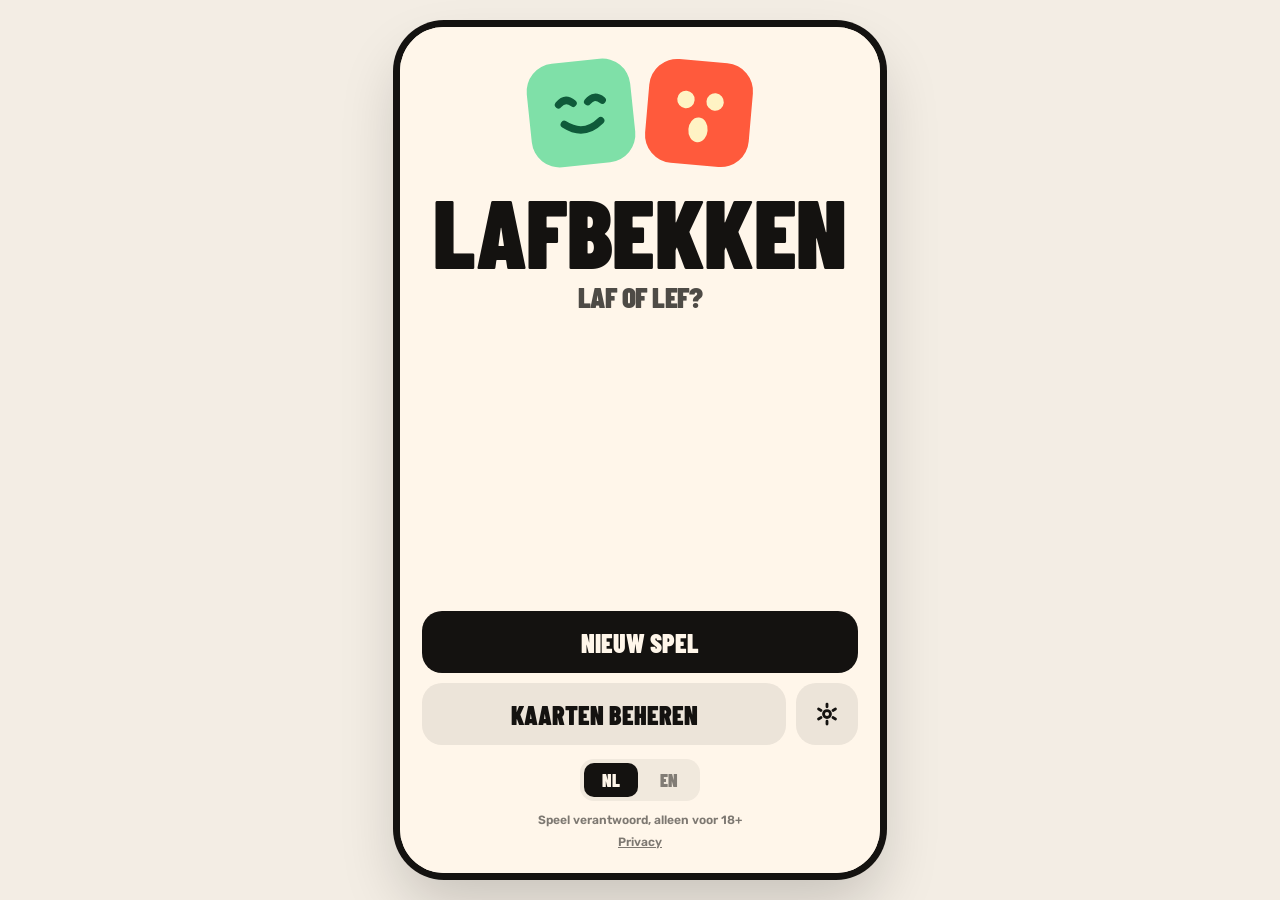
<file: index.html>
<!DOCTYPE html>
<html lang="nl">
<head>
  <meta charset="UTF-8">
  <meta name="viewport" content="width=device-width, initial-scale=1, viewport-fit=cover, interactive-widget=resizes-content">
  <title>Lafbekken</title>
  <meta name="description" content="Het partyspel voor één telefoon: kies laf of lef.">
  <meta name="theme-color" content="#fff6ea">
  <link rel="manifest" href="manifest.webmanifest">
  <link rel="icon" type="image/png" sizes="192x192" href="icons/icon-192.png">
  <link rel="apple-touch-icon" href="icons/apple-touch-icon.png">
  <meta name="apple-mobile-web-app-capable" content="yes">
  <meta name="mobile-web-app-capable" content="yes">
  <meta name="apple-mobile-web-app-status-bar-style" content="default">
  <meta name="apple-mobile-web-app-title" content="Lafbekken">
  <link rel="preload" href="fonts/barlow-condensed-latin-900-normal.woff2" as="font" type="font/woff2" crossorigin>
  <link rel="preload" href="fonts/rubik-latin-800-normal.woff2" as="font" type="font/woff2" crossorigin>
  <link rel="stylesheet" href="style.css">
</head>
<body>
  <!-- Alle schermen worden door js/app.js in #app gezet. -->
  <main id="app"></main>
  <noscript>Deze app heeft JavaScript nodig.</noscript>

  <!-- Volgorde is belangrijk: instellingen en kaarten eerst, de app als laatste. -->
  <script src="js/native.js"></script>
  <script src="js/config.js"></script>
  <script src="js/stats.js"></script>
  <script src="js/i18n.js"></script>
  <script src="js/cards.js"></script>
  <script src="js/cards-en.js"></script>
  <script src="js/faces.js"></script>
  <script src="js/store.js"></script>
  <script src="js/manage.js"></script>
  <script src="js/app.js"></script>
</body>
</html>
</file>
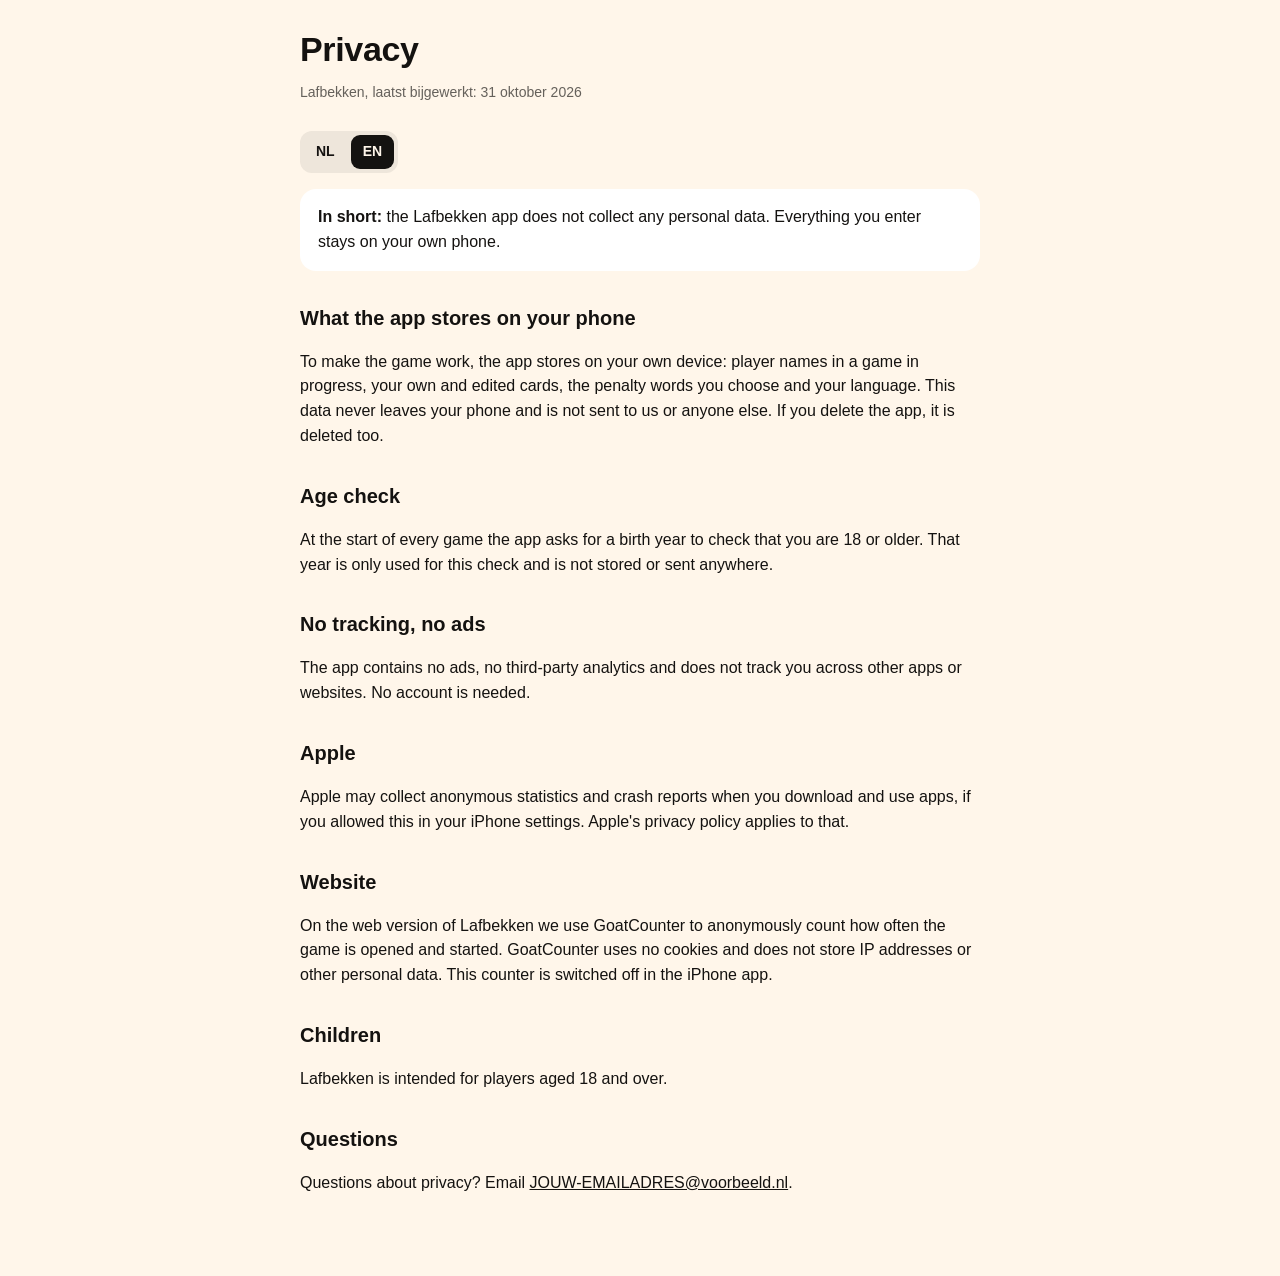
<file: privacy.html>
<!doctype html><html lang="nl"><head><meta charset="utf-8"><meta name="viewport" content="width=device-width,initial-scale=1"><title>Lafbekken: privacy</title><style>
:root{--ink:#141210;--paper:#fff6ea}
*{box-sizing:border-box}body{margin:0;background:var(--paper);color:var(--ink);font:16px/1.55 -apple-system,BlinkMacSystemFont,'Segoe UI',Roboto,sans-serif}
main{max-width:720px;margin:0 auto;padding:32px 20px 64px}
h1{font-size:34px;line-height:1.05;margin:0 0 6px;letter-spacing:-.01em}h2{font-size:20px;margin:32px 0 6px}
.lang{display:inline-flex;gap:4px;background:rgba(20,18,16,.07);border-radius:12px;padding:4px;margin:14px 0 4px}
.lang a{padding:6px 12px;border-radius:9px;color:var(--ink);text-decoration:none;font-weight:700;font-size:14px}.lang a.on{background:var(--ink);color:var(--paper)}
.muted{opacity:.65;font-size:14px}a{color:inherit}section{display:none}section:target,section.show{display:block}
.box{background:#fff;border-radius:16px;padding:16px 18px;margin:12px 0}
</style></head><body><main>
<h1>Privacy</h1><p class="muted">Lafbekken, laatst bijgewerkt: 31 oktober 2026</p>
<div class="lang"><a href="#nl">NL</a><a href="#en">EN</a></div>
<section id="nl">
<div class="box"><b>Kort gezegd:</b> de Lafbekken-app verzamelt geen persoonsgegevens. Alles wat je invult blijft op je eigen telefoon.</div>
<h2>Wat de app op je telefoon bewaart</h2>
<p>Om het spel te laten werken bewaart de app op je eigen toestel: de namen van spelers in een lopend spel, je eigen en aangepaste kaarten, de strafwoorden die je kiest en je taalkeuze. Deze gegevens verlaten je telefoon niet en worden niet naar ons of naar anderen gestuurd. Als je de app verwijdert, verdwijnen ze ook.</p>
<h2>Leeftijdscheck</h2>
<p>Bij elk nieuw spel vraagt de app een geboortejaar om te controleren of je 18 jaar of ouder bent. Dat jaartal wordt alleen gebruikt voor die controle en niet opgeslagen of verstuurd.</p>
<h2>Geen tracking, geen advertenties</h2>
<p>De app bevat geen advertenties, geen analysesoftware van derden en volgt je niet over andere apps of websites. Er is geen account nodig.</p>
<h2>Apple</h2>
<p>Apple kan bij het downloaden en gebruiken van apps zelf anonieme statistieken en crashrapporten verzamelen als je daar in je iPhone-instellingen toestemming voor hebt gegeven. Daarvoor geldt het privacybeleid van Apple.</p>
<h2>Website</h2>
<p>Op de webversie van Lafbekken gebruiken we GoatCounter om anoniem te tellen hoe vaak het spel wordt geopend en gestart. GoatCounter gebruikt geen cookies en slaat geen IP-adressen of andere persoonsgegevens op. In de iPhone-app staat deze teller uit.</p>
<h2>Kinderen</h2>
<p>Lafbekken is bedoeld voor spelers van 18 jaar en ouder.</p>
<h2>Vragen</h2>
<p>Heb je een vraag over privacy? Mail naar <a href="mailto:JOUW-EMAILADRES@voorbeeld.nl">JOUW-EMAILADRES@voorbeeld.nl</a>.</p>
</section>
<section id="en">
<div class="box"><b>In short:</b> the Lafbekken app does not collect any personal data. Everything you enter stays on your own phone.</div>
<h2>What the app stores on your phone</h2>
<p>To make the game work, the app stores on your own device: player names in a game in progress, your own and edited cards, the penalty words you choose and your language. This data never leaves your phone and is not sent to us or anyone else. If you delete the app, it is deleted too.</p>
<h2>Age check</h2>
<p>At the start of every game the app asks for a birth year to check that you are 18 or older. That year is only used for this check and is not stored or sent anywhere.</p>
<h2>No tracking, no ads</h2>
<p>The app contains no ads, no third-party analytics and does not track you across other apps or websites. No account is needed.</p>
<h2>Apple</h2>
<p>Apple may collect anonymous statistics and crash reports when you download and use apps, if you allowed this in your iPhone settings. Apple's privacy policy applies to that.</p>
<h2>Website</h2>
<p>On the web version of Lafbekken we use GoatCounter to anonymously count how often the game is opened and started. GoatCounter uses no cookies and does not store IP addresses or other personal data. This counter is switched off in the iPhone app.</p>
<h2>Children</h2>
<p>Lafbekken is intended for players aged 18 and over.</p>
<h2>Questions</h2>
<p>Questions about privacy? Email <a href="mailto:JOUW-EMAILADRES@voorbeeld.nl">JOUW-EMAILADRES@voorbeeld.nl</a>.</p>
</section>
<script>
const s=location.hash==='#en'?'en':(location.hash==='#nl'?'nl':((navigator.language||'nl').startsWith('nl')?'nl':'en'));
document.getElementById(s).classList.add('show');document.querySelectorAll('.lang a').forEach(a=>{a.classList.toggle('on',a.getAttribute('href')==='#'+s);a.onclick=()=>{document.querySelectorAll('section').forEach(x=>x.classList.remove('show'));document.getElementById(a.getAttribute('href').slice(1)).classList.add('show');document.querySelectorAll('.lang a').forEach(b=>b.classList.toggle('on',b===a));};});
</script></main></body></html>
</file>
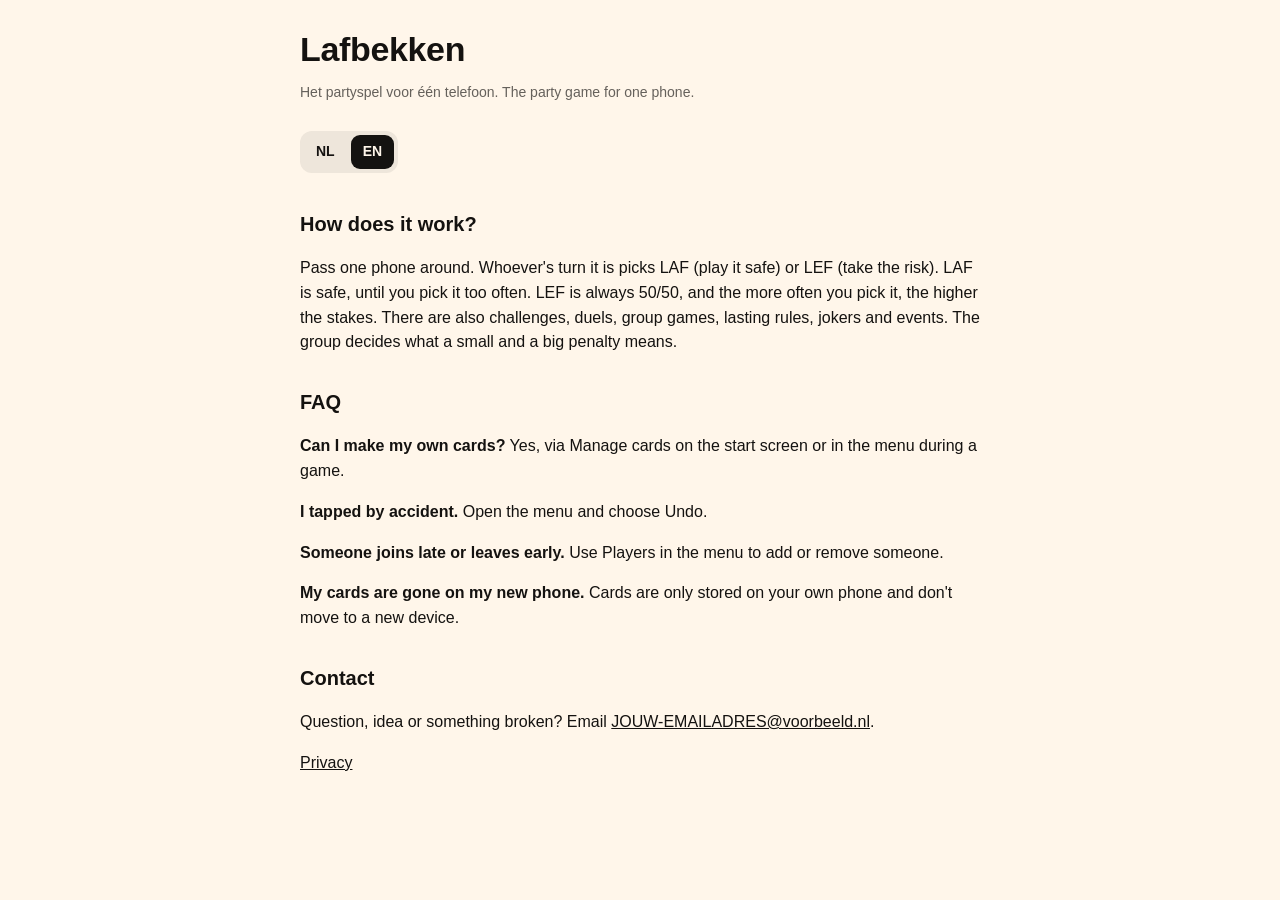
<file: support.html>
<!doctype html><html lang="nl"><head><meta charset="utf-8"><meta name="viewport" content="width=device-width,initial-scale=1"><title>Lafbekken: support</title><style>
:root{--ink:#141210;--paper:#fff6ea}
*{box-sizing:border-box}body{margin:0;background:var(--paper);color:var(--ink);font:16px/1.55 -apple-system,BlinkMacSystemFont,'Segoe UI',Roboto,sans-serif}
main{max-width:720px;margin:0 auto;padding:32px 20px 64px}
h1{font-size:34px;line-height:1.05;margin:0 0 6px;letter-spacing:-.01em}h2{font-size:20px;margin:32px 0 6px}
.lang{display:inline-flex;gap:4px;background:rgba(20,18,16,.07);border-radius:12px;padding:4px;margin:14px 0 4px}
.lang a{padding:6px 12px;border-radius:9px;color:var(--ink);text-decoration:none;font-weight:700;font-size:14px}.lang a.on{background:var(--ink);color:var(--paper)}
.muted{opacity:.65;font-size:14px}a{color:inherit}section{display:none}section:target,section.show{display:block}
.box{background:#fff;border-radius:16px;padding:16px 18px;margin:12px 0}
</style></head><body><main>
<h1>Lafbekken</h1><p class="muted">Het partyspel voor één telefoon. The party game for one phone.</p>
<div class="lang"><a href="#nl">NL</a><a href="#en">EN</a></div>
<section id="nl">
<h2>Hoe werkt het?</h2>
<p>Je geeft één telefoon rond. Wie aan de beurt is kiest LAF of LEF. LAF is veilig, tot je het te vaak kiest. LEF is altijd 50/50, en hoe vaker je het kiest, hoe hoger de inzet. Daarnaast zijn er opdrachten, duels, groepsspelletjes, regels die blijven hangen, jokers en events. De groep bepaalt zelf wat een kleine en een grote straf is.</p>
<h2>Veelgestelde vragen</h2>
<p><b>Kan ik eigen kaarten maken?</b> Ja, via Kaarten beheren op het startscherm of in het menu tijdens het spel.</p>
<p><b>Ik heb per ongeluk getikt.</b> Open het menu en kies Terugdraaien.</p>
<p><b>Iemand doet later mee of gaat eerder weg.</b> Via Spelers in het menu voeg je iemand toe of haal je iemand weg.</p>
<p><b>Mijn kaarten zijn weg na een nieuwe telefoon.</b> Kaarten worden alleen op je eigen telefoon bewaard en gaan niet mee naar een nieuw toestel.</p>
<h2>Contact</h2>
<p>Vraag, idee of iets kapot? Mail naar <a href="mailto:JOUW-EMAILADRES@voorbeeld.nl">JOUW-EMAILADRES@voorbeeld.nl</a>.</p>
<p><a href="privacy.html#nl">Privacy</a></p>
</section>
<section id="en">
<h2>How does it work?</h2>
<p>Pass one phone around. Whoever's turn it is picks LAF (play it safe) or LEF (take the risk). LAF is safe, until you pick it too often. LEF is always 50/50, and the more often you pick it, the higher the stakes. There are also challenges, duels, group games, lasting rules, jokers and events. The group decides what a small and a big penalty means.</p>
<h2>FAQ</h2>
<p><b>Can I make my own cards?</b> Yes, via Manage cards on the start screen or in the menu during a game.</p>
<p><b>I tapped by accident.</b> Open the menu and choose Undo.</p>
<p><b>Someone joins late or leaves early.</b> Use Players in the menu to add or remove someone.</p>
<p><b>My cards are gone on my new phone.</b> Cards are only stored on your own phone and don't move to a new device.</p>
<h2>Contact</h2>
<p>Question, idea or something broken? Email <a href="mailto:JOUW-EMAILADRES@voorbeeld.nl">JOUW-EMAILADRES@voorbeeld.nl</a>.</p>
<p><a href="privacy.html#en">Privacy</a></p>
</section>
<script>
const s=location.hash==='#en'?'en':(location.hash==='#nl'?'nl':((navigator.language||'nl').startsWith('nl')?'nl':'en'));
document.getElementById(s).classList.add('show');document.querySelectorAll('.lang a').forEach(a=>{a.classList.toggle('on',a.getAttribute('href')==='#'+s);a.onclick=()=>{document.querySelectorAll('section').forEach(x=>x.classList.remove('show'));document.getElementById(a.getAttribute('href').slice(1)).classList.add('show');document.querySelectorAll('.lang a').forEach(b=>b.classList.toggle('on',b===a));};});
</script></main></body></html>
</file>
<file: style.css>
/* =========================================================================
   LAFBEKKEN style.css
   Basiskleuren, fonts en animatiecurves staan als variabelen in :root.
   De kleuren per level staan in js/config.js (LEVEL_COLORS).
   ========================================================================= */

@font-face { font-family: "Barlow Condensed"; font-weight: 900; font-display: swap; src: url("fonts/barlow-condensed-latin-900-normal.woff2") format("woff2"); }
@font-face { font-family: "Rubik"; font-weight: 400; font-display: swap; src: url("fonts/rubik-latin-400-normal.woff2") format("woff2"); }
@font-face { font-family: "Rubik"; font-weight: 600; font-display: swap; src: url("fonts/rubik-latin-600-normal.woff2") format("woff2"); }
@font-face { font-family: "Rubik"; font-weight: 700; font-display: swap; src: url("fonts/rubik-latin-700-normal.woff2") format("woff2"); }
@font-face { font-family: "Rubik"; font-weight: 800; font-display: swap; src: url("fonts/rubik-latin-800-normal.woff2") format("woff2"); }
@font-face { font-family: "Rubik"; font-weight: 900; font-display: swap; src: url("fonts/rubik-latin-900-normal.woff2") format("woff2"); }

:root {
  --ink: #141210;
  --paper: #fff6ea;
  --page: #f3ede4;
  --safe: #7fb7ff;  --safe-ink: #14306b;
  --risk: #ff5a3c;  --risk-ink: #3b0d06;
  --danger: #e8492f;
  --spring: cubic-bezier(.34, 1.56, .64, 1);
  --soft: cubic-bezier(.22, 1, .36, 1);
  --r-sm: 12px; --r-md: 16px; --r-lg: 22px;
  --display: "Barlow Condensed", "Arial Narrow", Impact, sans-serif;
  --body: "Rubik", system-ui, -apple-system, "Segoe UI", sans-serif;
  --safe-top: env(safe-area-inset-top, 0px);
  --safe-bottom: env(safe-area-inset-bottom, 0px);
}

* { margin: 0; padding: 0; box-sizing: border-box; -webkit-tap-highlight-color: transparent; }
html, body { height: 100%; }
body { background: var(--page); color: var(--ink); font-family: var(--body); overflow: hidden; overscroll-behavior: none; -webkit-font-smoothing: antialiased; }
button, input, textarea { font: inherit; color: inherit; }
button { cursor: pointer; border: 0; background: none; }
:focus-visible { outline: 3px solid var(--ink); outline-offset: 2px; }
.disp { font-family: var(--display); font-weight: 900; text-transform: uppercase; letter-spacing: -.005em; }
.sr { position: absolute; width: 1px; height: 1px; overflow: hidden; clip: rect(0 0 0 0); }

/* De app is een telefoonscherm; op een groot scherm gecentreerd. */
#app { position: relative; width: 100%; max-width: 480px; height: 100vh; height: 100dvh; margin: 0 auto; overflow: hidden; background: var(--paper); }
@media (min-width: 560px) and (min-height: 700px) {
  body { display: grid; place-items: center; }
  #app { height: min(900px, 94dvh); border-radius: 44px; box-shadow: 0 0 0 7px var(--ink), 0 30px 60px rgba(0,0,0,.18); }
}
.screen { position: absolute; inset: 0; display: flex; flex-direction: column; }
.pad { padding: calc(22px + var(--safe-top)) 22px calc(20px + var(--safe-bottom)); }
.grow { flex: 1 1 auto; min-height: 0; }
.eyes, .mouth, .blink { transform-box: fill-box; transform-origin: center; }

/* ---------- binnenkomst-animaties ---------- */
.in { animation: in .6s var(--spring) both; }
.in-1 { animation-delay: .07s; } .in-2 { animation-delay: .14s; } .in-3 { animation-delay: .21s; } .in-4 { animation-delay: .28s; }
@keyframes in { from { opacity: 0; transform: translateY(22px) scale(.96); } to { opacity: 1; transform: none; } }
.pop { animation: pop .75s var(--spring) both; }
@keyframes pop { from { transform: scale(.2) rotate(-14deg); opacity: 0; } to { transform: none; opacity: 1; } }

/* ---------- knoppen ---------- */
.btn { display: flex; align-items: center; justify-content: center; width: 100%; min-height: 62px; border-radius: 20px; font-family: var(--display); font-weight: 900; font-size: 26px; text-transform: uppercase; transition: transform .35s var(--spring), background .2s; }
.btn:active { transform: scale(.96); }
.btn-ink { background: var(--ink); color: var(--paper); }
.btn-soft { background: rgba(20,18,16,.08); color: var(--ink); }
.btn-small { min-height: 50px; font-size: 20px; border-radius: 16px; }
.btn[disabled] { opacity: .35; pointer-events: none; }
.icon-btn { width: 44px; height: 44px; border-radius: 14px; background: rgba(20,18,16,.09); display: grid; place-items: center; flex: none; transition: transform .3s var(--spring); }
.icon-btn:active { transform: scale(.9); }
.icon-btn svg { width: 20px; height: 20px; }
.textlink { font-weight: 700; font-size: 14px; text-decoration: underline; text-underline-offset: 3px; padding: 10px; align-self: center; }

/* ---------- startscherm ---------- */
.start { background: var(--paper); }
.start .tiles { display: flex; justify-content: center; gap: 14px; margin-top: 12px; }
.start .tile { width: 104px; height: 104px; border-radius: 28px; display: grid; place-items: center; }
.start .tile svg { width: 74%; }
.start .tile:first-child { transform: rotate(-6deg); } .start .tile:last-child { transform: rotate(5deg); }
.start .title { text-align: center; font-size: clamp(64px, 21vw, 96px); line-height: .84; margin-top: 26px; }
.start .title small { display: block; font-size: .42em; line-height: 1.2; }
.start .actions { display: grid; gap: 10px; }
.start .foot { text-align: center; font-size: 12px; font-weight: 600; opacity: .55; margin-top: 12px; }

/* ---------- setup ---------- */
.head { display: flex; align-items: center; gap: 12px; }
.head .lbl { font-weight: 800; font-size: 13px; opacity: .6; }
.h-big { font-size: clamp(54px, 17vw, 76px); line-height: .86; margin-top: 22px; }
.stepper { display: flex; align-items: center; justify-content: center; gap: 22px; margin-top: 46px; }
.stepper .sq { width: 72px; height: 72px; border-radius: 22px; background: rgba(20,18,16,.08); font-size: 36px; font-weight: 600; transition: transform .3s var(--spring); }
.stepper .sq:active { transform: scale(.9); }
.stepper .num { font-size: 120px; line-height: .9; min-width: 120px; text-align: center; }
.stepper .num.bump { animation: bump .4s var(--spring); }
@keyframes bump { 0% { transform: scale(.8); } 100% { transform: none; } }
.hint { text-align: center; font-weight: 700; font-size: 14px; opacity: .55; margin-top: 8px; }
.names { display: grid; gap: 8px; margin-top: 20px; overflow-y: auto; padding: 2px 2px 10px; align-content: start; }
.name-row { display: grid; grid-template-columns: 46px 1fr; gap: 8px; align-items: center; }
.name-row .sw { height: 46px; border-radius: 14px; display: grid; place-items: center; font-family: var(--display); font-weight: 900; font-size: 22px; }
.inp { width: 100%; height: 52px; border-radius: 14px; border: 0; background: #fff; padding: 0 14px; font-weight: 600; font-size: 16px; outline: none; }
.inp:focus { box-shadow: inset 0 0 0 3px var(--ink); }

/* ---------- doorgeefscherm ---------- */
.pass { background: var(--paper); cursor: pointer; }
.pass .bar { display: flex; justify-content: space-between; align-items: center; }
.pass .bar span { font-weight: 800; font-size: 14px; }
.pass .mid { flex: 1; display: flex; flex-direction: column; align-items: center; justify-content: center; gap: 26px; }
.pass .tile { width: 140px; height: 140px; border-radius: 34px; display: grid; place-items: center; }
.pass .tile svg { width: 74%; }
.pass .who { font-size: clamp(56px, 18vw, 80px); line-height: .86; text-align: center; overflow-wrap: anywhere; }
.pass .status { font-weight: 700; font-size: 14px; text-align: center; opacity: .7; margin-top: -12px; }
.pass .forced { font-weight: 800; font-size: 13px; padding: 8px 12px; border-radius: 10px; background: rgba(20,18,16,.08); }
.pass .tap { font-weight: 800; font-size: 15px; text-align: center; }

/* ---------- stickerbalk ---------- */
.stickers { background: var(--paper); padding: calc(12px + var(--safe-top)) 0 8px; position: relative; z-index: 2; }
.st-head { display: flex; justify-content: space-between; align-items: center; padding: 0 16px 0 20px; }
.st-head .who { font-weight: 800; font-size: 14px; }
.st-head .count { font-weight: 800; font-size: 12px; opacity: .55; }
.st-scroll { display: flex; gap: 10px; overflow-x: auto; padding: 10px 20px; scroll-snap-type: x mandatory; scrollbar-width: none; cursor: grab; overscroll-behavior-x: contain; }
.st-scroll::-webkit-scrollbar { display: none; }
.st-scroll.drag { cursor: grabbing; scroll-snap-type: none; }
.st { flex: none; width: 140px; min-height: 92px; border-radius: 18px; padding: 10px 12px; display: flex; flex-direction: column; gap: 2px; position: relative; scroll-snap-align: start; scroll-margin-left: 20px; user-select: none; -webkit-user-select: none; transform: rotate(var(--r)); animation: stick .6s var(--spring) both; }
.st:nth-child(odd) { --r: -3deg; } .st:nth-child(even) { --r: 2.5deg; }
.st:nth-child(2) { animation-delay: .06s; } .st:nth-child(3) { animation-delay: .12s; } .st:nth-child(4) { animation-delay: .18s; } .st:nth-child(5) { animation-delay: .24s; }
@keyframes stick { from { opacity: 0; transform: translateY(-14px) scale(.7) rotate(calc(var(--r) * -3)); } to { opacity: 1; transform: rotate(var(--r)); } }
.st .nm { font-size: 21px; line-height: 1; padding-right: 14px; overflow-wrap: anywhere; }
.st .tx { font-weight: 700; font-size: 12px; line-height: 1.25; overflow-wrap: anywhere; }
.st .du { font-weight: 800; font-size: 10px; margin-top: auto; padding-top: 4px; opacity: .7; letter-spacing: .03em; }
.st .star { position: absolute; right: 10px; top: 8px; width: 14px; height: 14px; }
.st .use { margin-top: 6px; align-self: flex-start; font-weight: 800; font-size: 11px; background: rgba(20,18,16,.18); border-radius: 8px; padding: 6px 9px; transition: transform .3s var(--spring); }
.st .use:active { transform: scale(.9); }
.st.out { animation: unstick .45s var(--soft) forwards; }
@keyframes unstick { to { opacity: 0; transform: translateY(-30px) rotate(-12deg) scale(.8); } }
.st.empty { background: rgba(20,18,16,.06); flex: 1; width: auto; min-height: 58px; justify-content: center; align-items: center; font-weight: 700; font-size: 13px; opacity: .65; animation: none; transform: none; }

/* ---------- keuzescherm ---------- */
.half { flex: 1; display: flex; flex-direction: column; justify-content: center; align-items: center; position: relative; transition: filter .3s; width: 100%; }
.half .big { font-size: clamp(96px, 30vw, 128px); line-height: .86; transition: transform .35s var(--spring); }
.half:active .big { transform: scale(.93); }
.half .sub { font-weight: 700; font-size: 15px; }
.half .next { font-weight: 800; font-size: 12px; opacity: .7; margin-top: 4px; }
.half.safe { background: var(--safe); color: var(--safe-ink); }
.half.risk { background: var(--risk); color: var(--risk-ink); padding-bottom: var(--safe-bottom); }
.half.locked { filter: saturate(.12) brightness(.78); cursor: not-allowed; }
.half .lock { position: absolute; bottom: 16px; font-weight: 800; font-size: 12px; letter-spacing: .04em; text-align: center; padding: 0 12px; }
.half.risk .lock { bottom: calc(16px + var(--safe-bottom)); }

/* ---------- onthullen ---------- */
.reveal { background: var(--paper); align-items: center; justify-content: center; gap: 22px; cursor: pointer; }
.reveal .closed { width: 200px; height: 200px; border-radius: 46px; background: var(--ink); display: grid; place-items: center; animation: wobble 2.6s ease-in-out infinite; }
.reveal .closed svg { width: 70%; }
.reveal .hint2 { font-weight: 800; font-size: 16px; }
.reveal .meta2 { font-weight: 800; font-size: 13px; letter-spacing: .04em; opacity: .6; }
@keyframes wobble { 0%, 100% { transform: rotate(0) scale(1); } 45% { transform: rotate(-2deg) scale(1.02); } 55% { transform: rotate(2deg) scale(1.02); } }

/* ---------- resultaat ---------- */
.res { padding: calc(18px + var(--safe-top)) 24px calc(18px + var(--safe-bottom)); }
.res .meta { font-weight: 800; font-size: 12px; letter-spacing: .04em; display: flex; justify-content: space-between; gap: 10px; opacity: .85; }
.res .face { flex: 1; display: grid; place-items: center; min-height: 60px; }
.res .face svg { width: min(74%, 300px); max-height: 100%; }
.res.compact .face svg { width: min(46%, 200px); }
.res .bignum { font-size: clamp(96px, 30vw, 128px); line-height: .8; }
.res .bignum.long { font-size: clamp(64px, 20vw, 88px); }
.res .bigunit { font-size: 30px; line-height: .95; margin-bottom: 12px; overflow-wrap: anywhere; }
.res .dealhint { font-weight: 700; font-size: 13px; margin: -6px 0 12px; opacity: .8; }
.res .text { font-weight: 800; font-size: 20px; line-height: 1.25; overflow-wrap: anywhere; }
.res .refuse { font-weight: 800; font-size: 14px; margin-top: 10px; opacity: .85; }
.res .extra:not(:empty) { margin-top: 14px; display: grid; gap: 8px; }
.band { display: grid; grid-template-columns: auto 1fr; gap: 2px 12px; align-items: center; padding: 12px 14px; border-radius: 16px; background: rgba(20,18,16,.13); font-size: 14px; }
.band .k { font-size: 22px; line-height: 1; grid-row: span 2; }
.band b { font-weight: 800; }
.band small { font-size: 12px; font-weight: 700; opacity: .8; }
.res.event .evtitle { font-size: clamp(70px, 24vw, 104px); line-height: .82; text-align: center; margin-top: 8px; overflow-wrap: anywhere; }
.res.event .evtitle.long { font-size: clamp(56px, 18vw, 76px); }
.res.event .evtitle span { display: inline-block; animation: jitter .5s steps(2) infinite; }
.res.event .evtitle span:nth-child(2n) { animation-delay: .1s; }
@keyframes jitter { 0% { transform: translate(0,0) rotate(0); } 50% { transform: translate(1px,-2px) rotate(-1.5deg); } 100% { transform: translate(-1px,1px) rotate(1deg); } }
.res.event .face svg { width: min(44%, 180px); }
.res.event .text { text-align: center; }
.picker { display: grid; grid-template-columns: 1fr 1fr; gap: 8px; }
.picker .ph { grid-column: 1 / -1; font-weight: 800; font-size: 12px; letter-spacing: .04em; }
.picker button { font-family: var(--display); font-weight: 900; font-size: 24px; text-transform: uppercase; border-radius: 14px; padding: 10px 8px; background: rgba(20,18,16,.13); transition: transform .35s var(--spring), background .2s, color .2s; overflow-wrap: anywhere; }
.picker button:active { transform: scale(.95); }
.picker button.chosen { background: currentColor; }
.picker button.chosen span { color: var(--bg); }

/* vasthoudknop */
.hold { margin-top: 16px; height: 68px; border-radius: 22px; background: rgba(20,18,16,.15); position: relative; overflow: hidden; user-select: none; -webkit-user-select: none; touch-action: none; flex: none; cursor: pointer; }
.hold .fill { position: absolute; inset: 0; background: currentColor; transform-origin: left; transform: scaleX(0); border-radius: 22px; }
.hold .lbl { position: absolute; inset: 0; display: flex; align-items: center; justify-content: center; font-size: 22px; white-space: nowrap; transition: color .2s; padding: 0 10px; }
.hold.holding .lbl, .hold.done .lbl { color: var(--bg); }
.hold.wait { opacity: .35; pointer-events: none; }

/* dubbel of niks */
.sheet2 { position: absolute; left: 0; right: 0; bottom: 0; height: 54%; display: flex; flex-direction: column; border-radius: 28px 28px 0 0; overflow: hidden; animation: sheetup .6s var(--spring) both; z-index: 5; }
@keyframes sheetup { from { transform: translateY(100%); } to { transform: none; } }
.sheet2.away { animation: sheetdown .4s var(--soft) forwards; }
@keyframes sheetdown { to { transform: translateY(105%); } }
.sheet2 .sh { background: var(--ink); color: #ffd84a; text-align: center; padding: 16px 10px 12px; }
.sheet2 .sh .disp { font-size: 46px; line-height: .9; }
.sheet2 .sh small { display: block; font-weight: 700; font-size: 12px; color: #fff; opacity: .8; margin-top: 4px; }
.sheet2 .opts { flex: 1; display: grid; grid-template-columns: 1fr 1fr; }
.sheet2 .opt { display: flex; flex-direction: column; align-items: center; justify-content: center; gap: 6px; text-align: center; padding: 10px 10px calc(10px + var(--safe-bottom)); }
.sheet2 .opt .disp { font-size: 48px; line-height: .86; transition: transform .35s var(--spring); }
.sheet2 .opt:active .disp { transform: scale(.92); }
.sheet2 .opt small { font-weight: 700; font-size: 13px; }
.sheet2 .cash { background: #7fe0a8; color: #0f5a3a; }
.sheet2 .dbl { background: #ff5a3c; color: #fff3c4; }
.flash { position: absolute; inset: 0; display: grid; place-items: center; z-index: 6; background: var(--ink); color: #ffd84a; }
.flash .disp { font-size: 96px; animation: blinkx .18s steps(2) infinite; }
@keyframes blinkx { 50% { opacity: .25; } }

/* ---------- overlays: menu, modal, sheets ---------- */
.overlay { position: absolute; inset: 0; z-index: 40; }
.overlay .dim { position: absolute; inset: 0; background: rgba(20,18,16,.4); animation: fade .3s both; }
@keyframes fade { from { opacity: 0; } }
.overlay.closing .dim { animation: fade .3s reverse forwards; }
.panel { position: absolute; left: 0; right: 0; bottom: 0; max-height: calc(100% - 30px - var(--safe-top)); background: var(--paper); border-radius: 30px 30px 0 0; display: flex; flex-direction: column; animation: panelup .55s var(--spring) both; padding-bottom: var(--safe-bottom); }
.panel.full { top: calc(30px + var(--safe-top)); }
@keyframes panelup { from { transform: translateY(100%); } }
.overlay.closing .panel { animation: paneldown .35s var(--soft) forwards; }
@keyframes paneldown { to { transform: translateY(100%); } }
.panel .ph2 { display: flex; justify-content: space-between; align-items: center; padding: 18px 18px 10px; }
.panel .ph2 .disp { font-size: 32px; line-height: .9; }
.panel .pb { padding: 0 18px 18px; overflow-y: auto; scrollbar-width: none; }
.panel .pb::-webkit-scrollbar { display: none; }
.menu-list { display: grid; gap: 8px; }
.menu-item { display: grid; grid-template-columns: 48px 1fr; gap: 12px; align-items: center; text-align: left; padding: 10px; border-radius: 18px; background: rgba(20,18,16,.06); transition: transform .3s var(--spring); }
.menu-item:active { transform: scale(.97); }
.menu-item .ic { width: 48px; height: 48px; border-radius: 14px; display: grid; place-items: center; }
.menu-item .ic svg { width: 24px; height: 24px; }
.menu-item b { display: block; font-family: var(--display); font-weight: 900; font-size: 24px; text-transform: uppercase; line-height: 1; }
.menu-item small { font-weight: 600; font-size: 13px; opacity: .65; }
.menu-item[disabled] { opacity: .4; pointer-events: none; }
.plist { display: grid; gap: 8px; }
.prow { display: grid; grid-template-columns: 46px 1fr 44px; gap: 10px; align-items: center; }
.prow .sw { height: 46px; border-radius: 14px; display: grid; place-items: center; font-family: var(--display); font-weight: 900; font-size: 22px; }
.prow .nm { font-weight: 800; font-size: 17px; overflow-wrap: anywhere; }
.prow .nm small { display: block; font-weight: 600; font-size: 12px; opacity: .6; }
.addrow { display: grid; grid-template-columns: 1fr auto; gap: 8px; margin-top: 14px; }
.addrow .btn { width: auto; padding: 0 18px; min-height: 52px; font-size: 20px; border-radius: 14px; }
.modal { position: absolute; left: 18px; right: 18px; top: 50%; transform: translateY(-50%); background: var(--paper); border-radius: 26px; padding: 22px; animation: modalin .5s var(--spring) both; }
@keyframes modalin { from { opacity: 0; transform: translateY(-40%) scale(.9); } }
.modal .disp { font-size: 34px; line-height: .9; }
.modal p { font-size: 15px; line-height: 1.4; margin: 10px 0 18px; }
.modal .row2 { display: grid; grid-template-columns: 1fr 1fr; gap: 8px; }
.btn-danger { background: var(--danger); color: #fff; }
.toast { position: absolute; left: 14px; right: 14px; top: calc(12px + var(--safe-top)); z-index: 60; background: var(--ink); color: #fff; padding: 12px 14px; border-radius: 14px; font-weight: 700; font-size: 14px; animation: toast 2.8s var(--soft) forwards; pointer-events: none; }
@keyframes toast { 0% { transform: translateY(-140%); } 10%, 85% { transform: none; } 100% { transform: translateY(-160%); } }

/* ---------- kaartenbeheer ---------- */
.manage { background: var(--paper); z-index: 30; }
.m-home { padding: calc(16px + var(--safe-top)) 16px calc(16px + var(--safe-bottom)); overflow-y: auto; flex: 1; scrollbar-width: none; }
.m-home::-webkit-scrollbar { display: none; }
.m-home .ttl { font-size: 46px; line-height: .9; margin-top: 14px; }
.m-home .sub { font-size: 13px; font-weight: 700; opacity: .6; margin-top: 2px; }
.m-cols { display: grid; grid-template-columns: 1fr 1fr; gap: 8px; margin-top: 14px; }
.m-colh { font-size: 26px; text-align: center; }
.m-tile { border-radius: 22px; height: 124px; padding: 12px; display: flex; flex-direction: column; justify-content: space-between; text-align: left; transition: transform .4s var(--spring); }
.m-tile:active { transform: scale(.95); }
.m-tile .tf { width: 48px; height: 48px; } .m-tile .tf svg { width: 100%; }
.m-tile .disp { font-size: 26px; line-height: .9; }
.m-tile small { font-weight: 700; font-size: 12px; display: block; }
.m-det { flex: 1; display: flex; flex-direction: column; min-height: 0; }
.m-dethead { padding: calc(16px + var(--safe-top)) 16px 10px; position: relative; z-index: 2; transition: box-shadow .3s; }
.m-dethead.lifted { box-shadow: 0 10px 18px -12px rgba(20,18,16,.45); }
.m-dethead .h { display: flex; align-items: center; gap: 8px; }
.m-dethead .h .disp { font-size: 36px; line-height: .9; flex: 1; white-space: nowrap; }
.m-dethead .icon-btn { background: rgba(20,18,16,.14); }
.seg { display: grid; grid-template-columns: 1fr 1fr; gap: 6px; margin-top: 12px; }
.seg button { border-radius: 12px; padding: 11px; font-weight: 800; font-size: 14px; background: rgba(20,18,16,.12); transition: background .25s; }
.seg button.on { background: var(--onbg); color: var(--on); }
.m-list { flex: 1; overflow-y: auto; padding: 4px 16px calc(16px + var(--safe-bottom)); scrollbar-width: none; }
.m-list::-webkit-scrollbar { display: none; }
.crow { display: grid; grid-template-columns: 32px 1fr auto; gap: 10px; align-items: center; padding: 11px 12px; border-radius: 15px; text-align: left; width: 100%; margin-bottom: 6px; background: rgba(255,255,255,.32); transition: transform .35s var(--spring); }
.crow:active { transform: scale(.97); }
.crow .mf { width: 32px; height: 32px; border-radius: 10px; display: grid; place-items: center; } .crow .mf svg { width: 82%; }
.crow .tx { font-weight: 700; font-size: 13px; line-height: 1.3; display: -webkit-box; -webkit-line-clamp: 2; -webkit-box-orient: vertical; overflow: hidden; overflow-wrap: anywhere; }
.crow .rt { text-align: right; }
.crow .rt .n { font-size: 22px; line-height: .9; display: block; }
.crow .rt small { font-weight: 800; font-size: 9.5px; letter-spacing: .04em; opacity: .75; display: block; }
.crow.off { opacity: .4; }
.own { font-weight: 800; font-size: 9px; letter-spacing: .05em; background: rgba(20,18,16,.85); color: #fff; border-radius: 5px; padding: 1px 5px; margin-left: 4px; vertical-align: 2px; }
.tok { display: inline-block; font-family: var(--display); font-weight: 900; font-size: .92em; text-transform: uppercase; background: rgba(20,18,16,.15); border-radius: 5px; padding: 0 4px; line-height: 1.3; }
.m-empty { text-align: center; font-weight: 700; font-size: 14px; opacity: .7; padding: 30px 10px; }
.m-add { margin: 8px 0 4px; width: 100%; border-radius: 16px; padding: 15px; font-family: var(--display); font-weight: 900; font-size: 22px; text-transform: uppercase; }

/* editor */
.ed-prev { border-radius: 20px; padding: 12px 14px 14px; display: grid; grid-template-columns: 52px 1fr; gap: 4px 12px; align-items: center; transition: background .4s, color .4s; }
.ed-prev .pf { width: 52px; height: 52px; grid-row: span 2; } .ed-prev .pf svg { width: 100%; }
.ed-prev .pm { font-weight: 800; font-size: 10px; letter-spacing: .05em; opacity: .85; }
.ed-prev .pn { font-size: 30px; line-height: .85; overflow-wrap: anywhere; }
.ed-prev .px { grid-column: 1 / -1; font-weight: 800; font-size: 14px; line-height: 1.28; margin-top: 6px; overflow-wrap: anywhere; }
.ed-prev .pr { grid-column: 1 / -1; font-weight: 800; font-size: 11px; opacity: .85; margin-top: 2px; }
.fl { font-weight: 800; font-size: 11px; letter-spacing: .05em; margin: 16px 0 6px; opacity: .7; }
.opts { display: grid; gap: 6px; }
.opts.c2 { grid-template-columns: 1fr 1fr; } .opts.c3 { grid-template-columns: 1fr 1fr 1fr; } .opts.c4 { grid-template-columns: repeat(4, 1fr); }
.opts button { border-radius: 12px; padding: 11px 6px; font-weight: 800; font-size: 12px; background: rgba(20,18,16,.07); transition: transform .35s var(--spring), background .2s, color .2s; }
.opts button.big { font-family: var(--display); font-weight: 900; font-size: 24px; padding: 8px 6px; }
.opts button.on { background: var(--bg, var(--ink)); color: var(--fg, #fff); transform: scale(1.04); }
.ta { width: 100%; min-height: 90px; border: 0; border-radius: 14px; background: #fff; padding: 12px; font-weight: 600; font-size: 15px; line-height: 1.4; resize: none; outline: none; }
.ta:focus { box-shadow: inset 0 0 0 3px var(--ink); }
.toks { display: flex; gap: 5px; margin-top: 6px; flex-wrap: wrap; }
.toks button { border-radius: 9px; padding: 7px 9px; background: rgba(20,18,16,.85); color: #fff; font-family: var(--display); font-weight: 900; font-size: 15px; text-transform: uppercase; }
.step { display: grid; grid-template-columns: 48px 1fr 48px; gap: 6px; align-items: center; }
.step button { height: 48px; border-radius: 13px; background: rgba(20,18,16,.08); font-size: 24px; font-weight: 700; }
.step .v { text-align: center; font-size: 30px; line-height: 1; }
.step .v small { display: block; font-family: var(--body); font-weight: 700; font-size: 11px; text-transform: none; letter-spacing: 0; opacity: .6; }
.ed-foot { padding: 10px 18px 14px; display: grid; gap: 8px; }
.del { height: 52px; border-radius: 16px; background: rgba(232,73,47,.14); color: #c23a22; position: relative; overflow: hidden; cursor: pointer; user-select: none; -webkit-user-select: none; touch-action: none; }
.del .fill { position: absolute; inset: 0; background: var(--danger); transform-origin: left; transform: scaleX(0); }
.del .lbl { position: absolute; inset: 0; display: grid; place-items: center; font-family: var(--display); font-weight: 900; font-size: 20px; text-transform: uppercase; transition: color .2s; }
.del.holding .lbl { color: #fff; }

@media (prefers-reduced-motion: reduce) {
  *, *::before, *::after { animation-duration: .01ms !important; animation-iteration-count: 1 !important; transition-duration: .01ms !important; }
}

/* =========================================================================
   WINKELVERSIE: taalknop, leeftijdscheck, strafwoorden, instellingen
   ========================================================================= */
.start .title small { font-size: .3em; margin-top: 8px; opacity: .75; }
.actions .row2 { display: grid; grid-template-columns: 1fr 62px; gap: 10px; }
.btn-sq { padding: 0; }
.btn-sq svg { width: 26px; height: 26px; }
.langsw { display: grid; grid-template-columns: 1fr 1fr; gap: 4px; width: 120px; margin: 14px auto 0; background: rgba(20,18,16,.06); border-radius: 14px; padding: 4px; }
.langsw button { height: 34px; border-radius: 10px; font-family: var(--display); font-weight: 900; font-size: 18px; color: var(--ink); opacity: .5; transition: background .25s, opacity .25s, transform .35s var(--spring); }
.langsw button.on { background: var(--ink); color: var(--paper); opacity: 1; }
.langsw button:active { transform: scale(.92); }
.lead { font-weight: 700; font-size: 16px; line-height: 1.4; margin-top: 14px; opacity: .8; max-width: 34ch; }
.agefield { display: block; margin-top: 26px; }
.inp.age { height: 96px; font-family: var(--display); font-weight: 900; font-size: 64px; text-align: center; letter-spacing: .08em; border-radius: 24px; }
.inp.age::placeholder { color: rgba(20,18,16,.18); }
.err { min-height: 22px; margin-top: 10px; text-align: center; font-weight: 800; font-size: 14px; color: var(--danger, #e8492f); }
.wbox { margin-top: 18px; overflow-y: auto; min-height: 0; }
.wlist { display: grid; gap: 8px; }
.wopt { display: flex; flex-direction: column; align-items: flex-start; gap: 2px; text-align: left; width: 100%; padding: 14px 16px; border-radius: 18px; background: rgba(20,18,16,.06); color: var(--ink); transition: background .25s, color .25s, transform .4s var(--spring); }
.wopt b { font-size: 26px; line-height: .95; }
.wopt small { font-weight: 700; font-size: 13px; opacity: .7; }
.wopt.on { background: var(--ink); color: var(--paper); transform: scale(1.02); }
.wopt:active { transform: scale(.97); }
.wown { margin-top: 4px; }
.w2 { display: grid; grid-template-columns: 1fr 1fr; gap: 8px; }
.words .hint { margin: 10px 0 12px; }
.res .bignum.xlong { font-size: clamp(50px, 15vw, 66px); line-height: .9; }

/* ---- Panelen die omhoog veren: verlengd onder de rand ----
   Door de veerkrachtige animatie schiet een paneel iets door. Het paneel
   loopt daarom 80px onder het scherm door (verborgen), zodat je nooit de
   onderrand of een gat eronder ziet. */
.panel { bottom: -80px; padding-bottom: calc(80px + var(--safe-bottom)); max-height: calc(100% - 30px - var(--safe-top) + 80px); }
.sheet2 { bottom: -80px; height: calc(54% + 80px); }
.sheet2 .opt { padding-bottom: calc(90px + var(--safe-bottom)); }
@keyframes panelup { from { transform: translateY(calc(100% + 10px)); } }
@keyframes sheetup { from { transform: translateY(calc(100% + 10px)); } }
/* Ruimte in plaats van een punt tussen twee stukjes tekst */
.gap { display: inline-block; width: .75em; }
/* Veer met een vaste, kleine overshoot (14px) in plaats van een percentage:
   hoge panelen schoten anders verder door dan de verlenging eronder. */
.panel { animation: panelup .62s linear both; }
.sheet2 { animation: sheetup .62s linear both; }
@keyframes panelup {
  0% { transform: translateY(calc(100% + 10px)); animation-timing-function: cubic-bezier(.22,.9,.3,1); }
  68% { transform: translateY(-14px); animation-timing-function: cubic-bezier(.4,0,.4,1); }
  100% { transform: translateY(0); }
}
@keyframes sheetup {
  0% { transform: translateY(calc(100% + 10px)); animation-timing-function: cubic-bezier(.22,.9,.3,1); }
  68% { transform: translateY(-14px); animation-timing-function: cubic-bezier(.4,0,.4,1); }
  100% { transform: translateY(0); }
}

/* ---- iPhone-app: geen tekstselectie, geen loep, geen dubbeltik-zoom ---- */
html.native body { -webkit-user-select: none; user-select: none; -webkit-touch-callout: none; touch-action: manipulation; }
html.native input, html.native textarea { -webkit-user-select: text; user-select: text; }
.start .foot .footlink { color: inherit; text-decoration: underline; display: inline-block; margin-top: 4px; padding: 4px 8px; }

/* ---------- woordenboek (EN) ---------- */
.start .infobtn { position: absolute; top: calc(16px + var(--safe-top)); right: 16px; z-index: 2; }
.modal.dict { max-height: calc(100% - 60px - var(--safe-top) - var(--safe-bottom)); overflow-y: auto; padding: 24px 22px 20px; }
.dict .entry { margin-bottom: 20px; }
.dict .hw { display: flex; align-items: baseline; gap: 10px; }
.dict .hw .disp { font-size: 44px; line-height: .85; text-transform: lowercase; }
.dict .ipa { font-weight: 600; font-size: 15px; opacity: .55; }
.dict .pos { font-weight: 800; font-size: 12px; letter-spacing: .04em; text-transform: uppercase; opacity: .5; margin: 6px 0 8px; }
.dict ol { margin: 0; padding-left: 20px; display: grid; gap: 8px; }
.dict li { font-size: 15px; line-height: 1.4; font-weight: 600; }
.dict li::marker { font-weight: 800; }
.dict .ex { display: block; font-weight: 400; opacity: .65; margin-top: 2px; }
.dict .btn { margin-top: 4px; }
</file>
